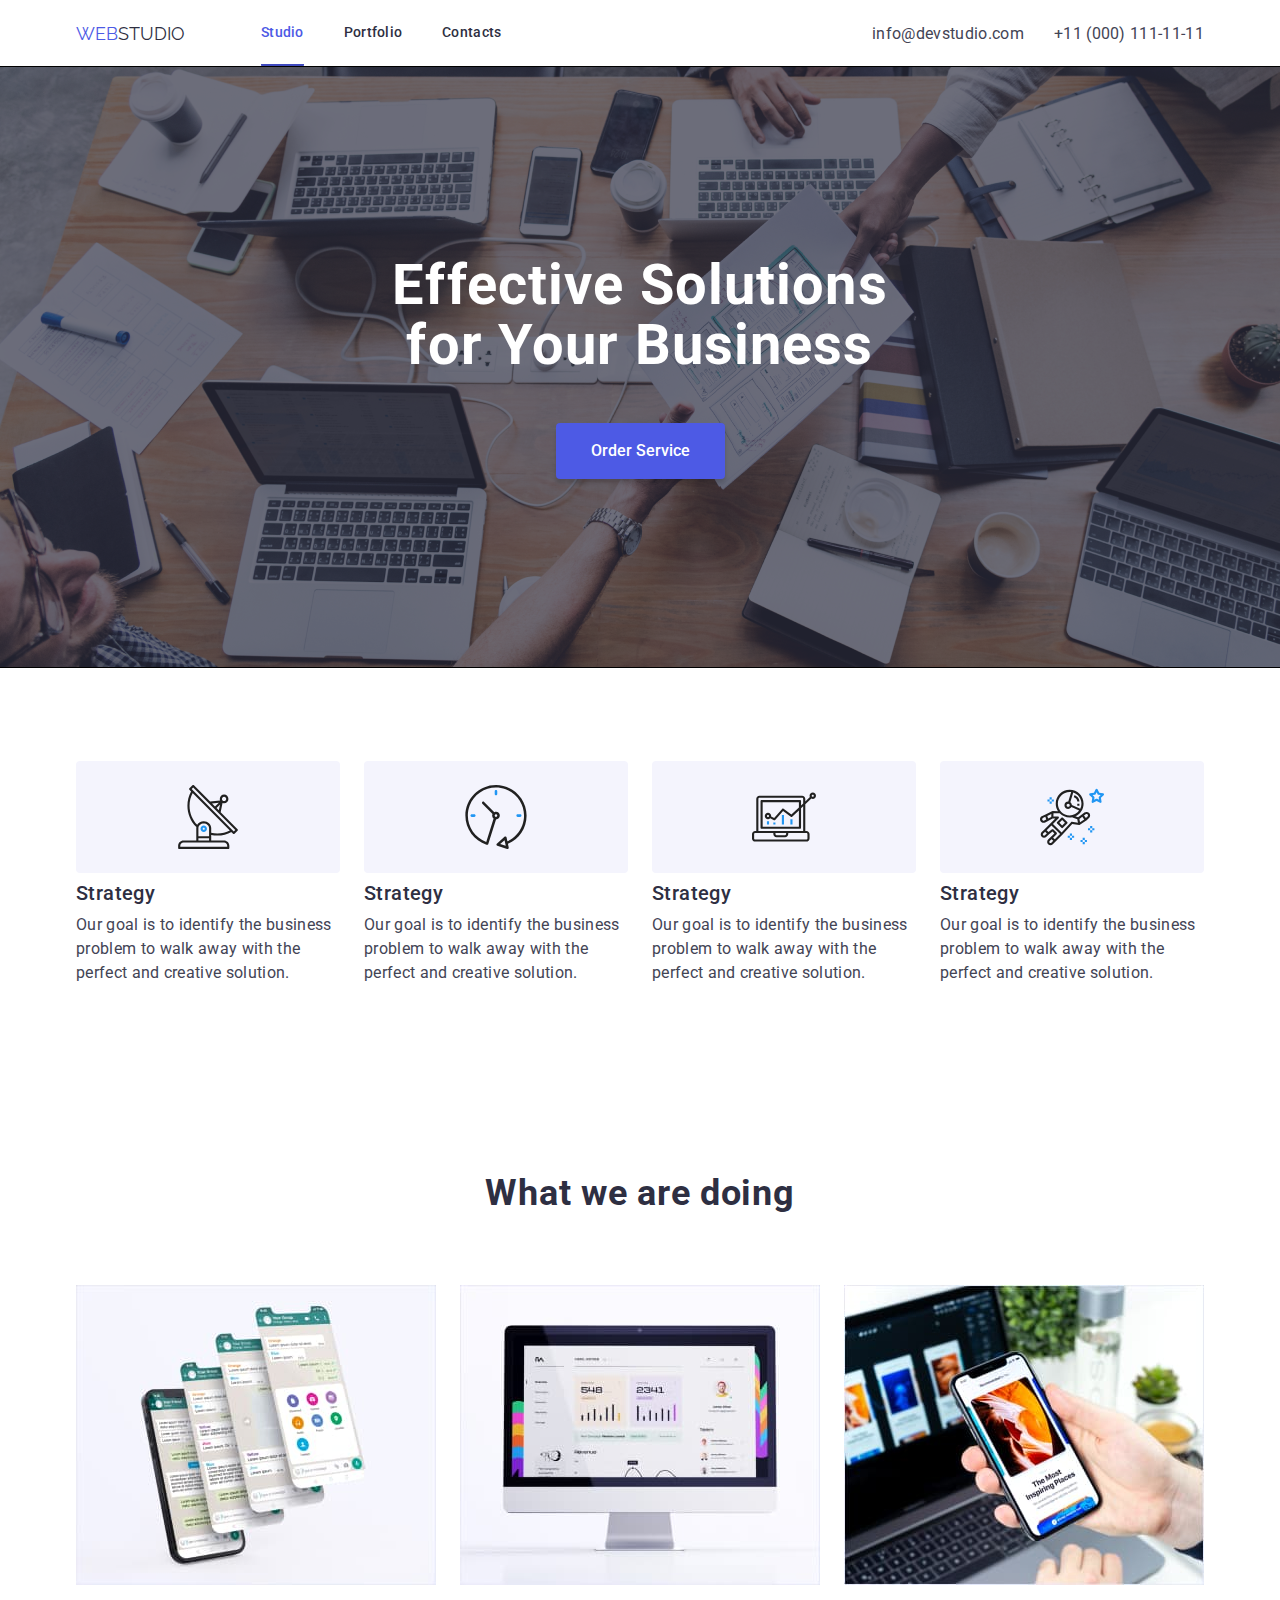
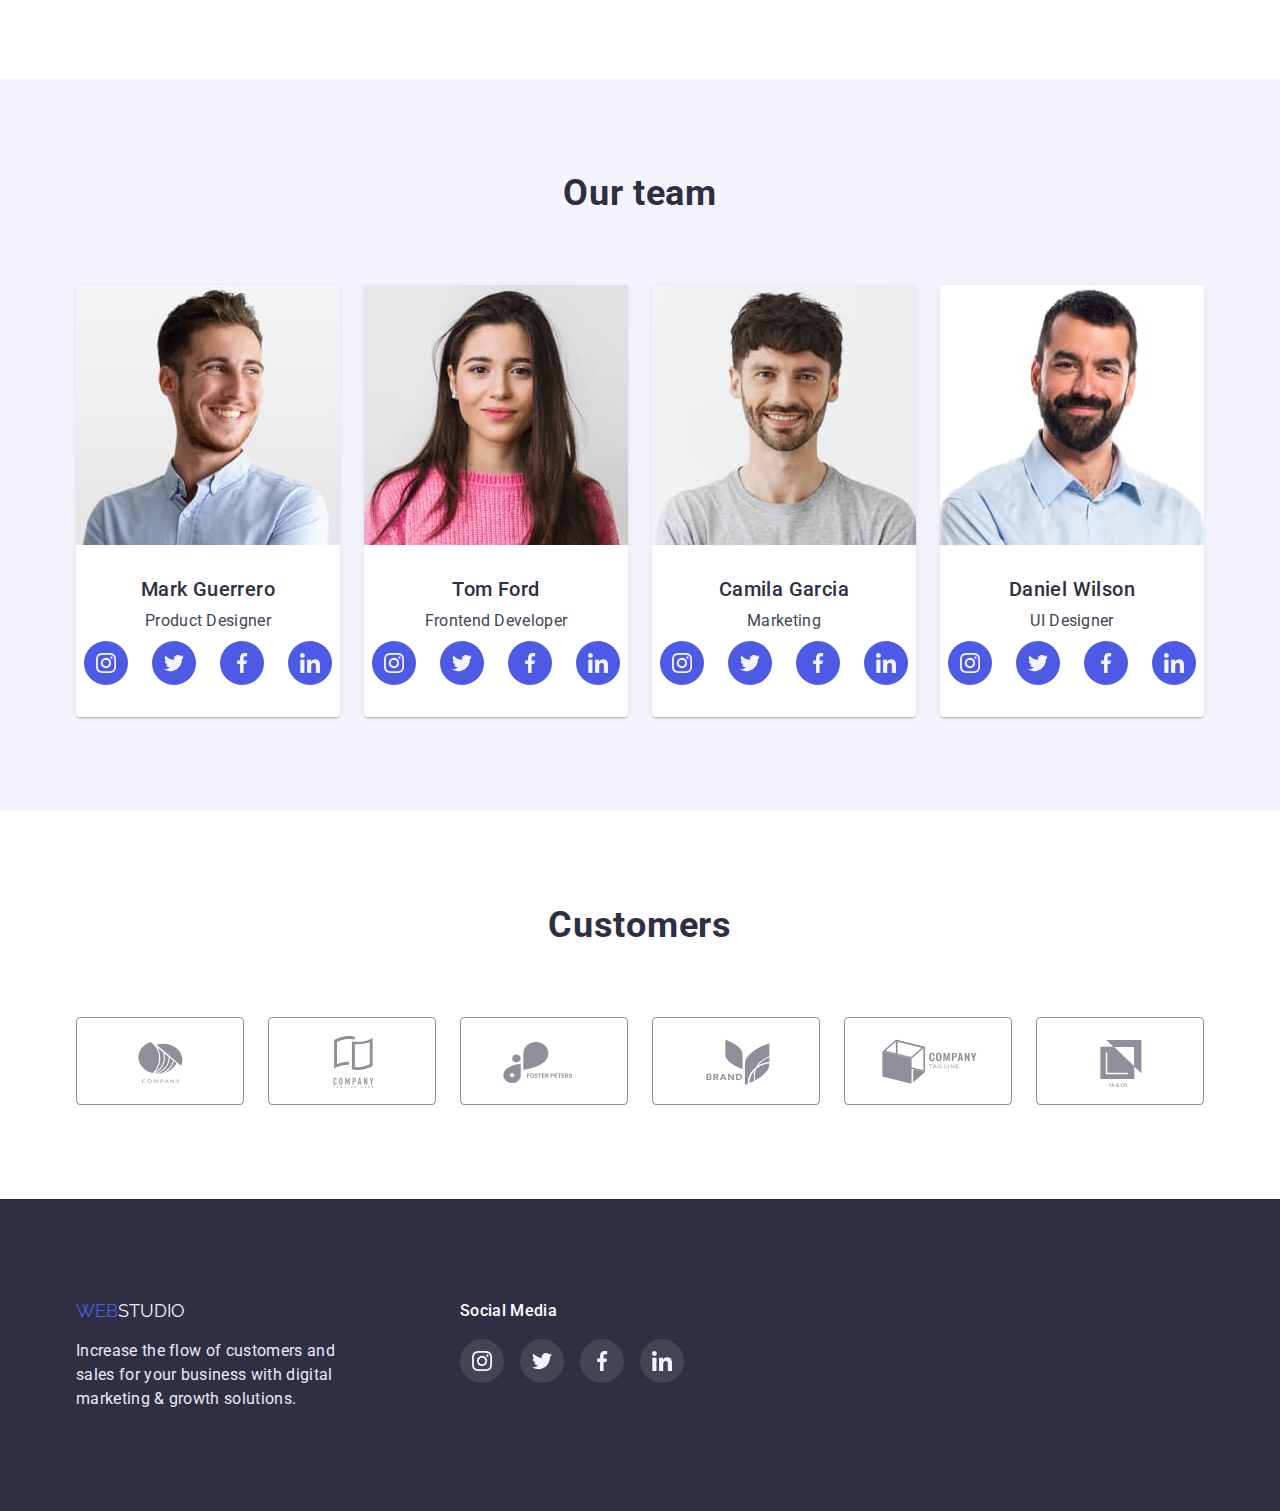
<file: index.html>
<!DOCTYPE html>
<html lang="en">
<head>
  <meta charset="UTF-8">
  <meta http-equiv="X-UA-Compatible" content="IE=edge">
  <meta name="viewport" content="width=device-width, initial-scale=1.0">
  <link rel="stylesheet" href="https://fonts.googleapis.com/css2?family=Raleway:wght@800&family=Roboto:wght@400;500;700&display=swap">
  <link rel="stylesheet" href="https://cdnjs.cloudflare.com/ajax/libs/modern-normalize/1.1.0/modern-normalize.min.css">
  <link rel="stylesheet" href="./styles.css/styles.css">
  <title>WebStudio</title>
</head>
<body>
  <header>
      <div class="container flex-container">
        <a class="link logo" href="./index.html">Web<span class="accent-logo">studio</span></a>
        <nav >
          <ul class="nav-flex">
            <li><a class="link link-header link-current" href="./index.html">Studio</a></li>
            <li><a class="link link-header" href="./portfolio.html">Portfolio</a>
            </li>
            <li><a class="link link-header" href="">Contacts</a></li>
          </ul>
        </nav>
        <ul class="contacts-flex">
          <li><a class="link adress-header" href="mailto:info@devstudio.com">info@devstudio.com</a></li>
          <li><a class="link adress-header" href="tel:+11-000-111-11-11">+11 (000) 111-11-11</a></li>
        </ul>
      </div>
  </header>
  <main>
    <section class="section-hero">
        <h1 class="title-text">Effective Solutions for Your Business</h1>
        <button class="button-hero" type="button"> Order Service</button>
    </section>
    

    <section class="section">
      <div class="container">
        <h2 class="hide">Advantage</h2>
        <ul class="flex-list-advantage">
          <li class="box-adv">
            <div class="element-advantage">
              <svg class="icon-adv">
                <use href="./images/icons.svg#antenna">
                </use>
              </svg>
            </div>
            <h3 class="title-third">Strategy</h3>
            <p class="text-description">Our goal is to identify the business problem to walk away with the perfect and
              creative
              solution.</p>
          </li>

          <li class="box-adv">
            <div class="element-advantage">
              <svg class="icon-adv">
                <use href="./images/icons.svg#clock">
                </use>
              </svg>
            </div>
            <h3 class="title-third">Strategy</h3>
            <p class="text-description">Our goal is to identify the business problem to walk away with the perfect and
              creative
              solution.</p>
          </li>

          <li class="box-adv">
              <div class="element-advantage">
                <svg class="icon-adv">
                  <use href="./images/icons.svg#diagram">
                  </use>
                </svg>
              </div>
              <h3 class="title-third">Strategy</h3>
              <p class="text-description">Our goal is to identify the business problem to walk away with the perfect and
                creative
                solution.</p>
          </li>

          <li class="box-adv">
            <div class="element-advantage">
              <svg class="icon-adv">
                <use href="./images/icons.svg#astronaut">
                </use>
              </svg>
            </div>
            <h3 class="title-third">Strategy</h3>
            <p class="text-description">Our goal is to identify the business problem to walk away with the perfect and
              creative
              solution.</p>
          </li>
        </ul>
      </div>
    </section>

    <section class="section">
      <div class="container">
        <h2 class="second-title">What we are doing</h2>
        <ul class="flex-works">
          <li class="element-foto"><img src="./images/img1.jpg" alt="computer" width="360" height="300"></li>
          <li class="element-foto"><img src="./images/img2.jpg" alt="mobile" width="360" height="300"></li>
          <li class="element-foto"><img src="./images/img3.jpg" alt="mobile2" width="360" height="300"></li>
        </ul>
      </div>
    </section>
    
    <section class="section section-team">
      <div class="container">
        <h2 class="second-title">Our team</h2>
        <ul class="flex-team">
          <li class="flex-card">
            <img class="card-foto" src="./images/team1.jpg" alt="person1">
            <div class="box-card">
              <h3 class="title-third">Mark Guerrero</h3>
              <p class="text-description test-">Product Designer</p>
              <ul class="socials">
                <li><a class="link-icon" href="">
                  <svg class="socials-icon">
                    <use href="./images/icons.svg#instagram">
                    </use>
                  </svg>
                </a></li>
                <li><a class="link-icon" href="">
                  <svg class="socials-icon">
                    <use href="./images/icons.svg#twitter">
                    </use>
                  </svg>
                </a></li>
                <li><a class="link-icon" href="">
                  <svg class="socials-icon">
                    <use href="./images/icons.svg#facebook">
                    </use>
                  </svg>
                </a></li>
                <li><a class="link-icon" href="">
                  <svg class="socials-icon">
                    <use href="./images/icons.svg#linkedin">
                    </use>
                  </svg>
                </a></li>
              </ul>
            </div>
          </li>
          <li class="flex-card">
            <img class="card-foto" src="./images/team2.jpg" alt="person2">
            <div class="box-card">
              <h3 class="title-third">Tom Ford</h3>
              <p class="text-description">Frontend Developer</p>
              <ul class="socials">
                <li><a class="link-icon" href="">
                    <svg class="socials-icon">
                      <use href="./images/icons.svg#instagram">
                      </use>
                    </svg>
                  </a></li>
                <li><a class="link-icon" href="">
                    <svg class="socials-icon">
                      <use href="./images/icons.svg#twitter">
                      </use>
                    </svg>
                  </a></li>
                <li><a class="link-icon" href="">
                    <svg class="socials-icon">
                      <use href="./images/icons.svg#facebook">
                      </use>
                    </svg>
                  </a></li>
                <li><a class="link-icon" href="">
                    <svg class="socials-icon">
                      <use href="./images/icons.svg#linkedin">
                      </use>
                    </svg>
                  </a></li>
              </ul>
            </div>
          </li>
          <li class="flex-card">
            <img class="card-foto" src="./images/team3.jpg" alt="person3">
            <div class="box-card">
              <h3 class="title-third">Camila Garcia</h3>
              <p class="text-description">Marketing</p>
              <ul class="socials">
                <li><a class="link-icon" href="">
                    <svg class="socials-icon">
                      <use href="./images/icons.svg#instagram">
                      </use>
                    </svg>
                  </a></li>
                <li><a class="link-icon" href="">
                    <svg class="socials-icon">
                      <use href="./images/icons.svg#twitter">
                      </use>
                    </svg>
                  </a></li>
                <li><a class="link-icon" href="">
                    <svg class="socials-icon">
                      <use href="./images/icons.svg#facebook">
                      </use>
                    </svg>
                  </a></li>
                <li><a class="link-icon" href="">
                    <svg class="socials-icon">
                      <use href="./images/icons.svg#linkedin">
                      </use>
                    </svg>
                  </a></li>
              </ul>
            </div>
          </li>
          <li class="flex-card">
            <img class="card-foto" src="./images/team4.jpg" alt="person4">
            <div class="box-card">
              <h3 class="title-third">Daniel Wilson</h3>
              <p class="text-description">UI Designer</p>
              <ul class="socials">
                <li><a class="link-icon" href="">
                    <svg class="socials-icon">
                      <use href="./images/icons.svg#instagram">
                      </use>
                    </svg>
                  </a></li>
                <li><a class="link-icon" href="">
                    <svg class="socials-icon">
                      <use href="./images/icons.svg#twitter">
                      </use>
                    </svg>
                  </a></li>
                <li><a class="link-icon" href="">
                    <svg class="socials-icon">
                      <use href="./images/icons.svg#facebook">
                      </use>
                    </svg>
                  </a></li>
                <li><a class="link-icon" href="">
                    <svg class="socials-icon">
                      <use href="./images/icons.svg#linkedin">
                      </use>
                    </svg>
                  </a></li>
              </ul>
            </div>
          </li>
        </ul>
      </div>

    </section>
    <section class="section">
      <div class="container">
        <h2 class="second-title">Customers</h2>
        <ul class="flex-customers">
          <li><a class="customers-bg" href="">
            <svg class="icon-customers">
              <use href="./images/icons.svg#client1"></use> 
            </svg>
          </a></li>
          <li><a class="customers-bg" href="">
            <svg class="icon-customers">
              <use href="./images/icons.svg#client2"></use> 
            </svg>
          </a></li>
          <li><a class="customers-bg" href="">
            <svg class="icon-customers">
              <use href="./images/icons.svg#client3"></use> 
            </svg>
          </a></li>
          <li><a class="customers-bg" href="">
            <svg class="icon-customers">
              <use href="./images/icons.svg#client4"></use> 
            </svg>
          </a></li>
          <li><a class="customers-bg" href="">
            <svg class="icon-customers">
              <use href="./images/icons.svg#client5"></use> 
            </svg>
          </a></li>
          <li><a class="customers-bg" href="">
            <svg class="icon-customers">
              <use href="./images/icons.svg#client6"></use> 
            </svg>
          </a></li>
        </ul>
      </div>
      
    </section>

  </main>

  <footer class="bg-footer">
    <div class="container flex-footer">
        <div class="footer-box1">
          <a class="link logo" href="./index.html">Web<span class="accent-logo-footer">studio</span></a>
          <p class="info-footer">Increase the flow of customers and sales for your business with digital marketing & growth
            solutions.</p>
        </div>
        <div class="footer-box2">
          <p class="media-footer">social media</p>
          <ul class="links-footer">
            <li><a class="link-icon bg-footer-icon" href="">
                <svg class="socials-icon">
                  <use href="./images/icons.svg#instagram">
                  </use>
                </svg>
              </a>
            </li>
            <li><a class="link-icon bg-footer-icon" href="">
                <svg class="socials-icon">
                  <use href="./images/icons.svg#twitter">
                  </use>
                </svg>
              </a>
            </li>
            <li><a class="link-icon bg-footer-icon" href="">
                <svg class="socials-icon">
                  <use href="./images/icons.svg#facebook">
                  </use>
                </svg>
              </a>
            </li>
            <li><a class="link-icon bg-footer-icon" href="">
                <svg class="socials-icon">
                  <use href="./images/icons.svg#linkedin">
                  </use>
                </svg>
              </a>
            </li>
          </ul>
        </div>
    </div>
    
  
  </footer>
</body>
</html>
</file>
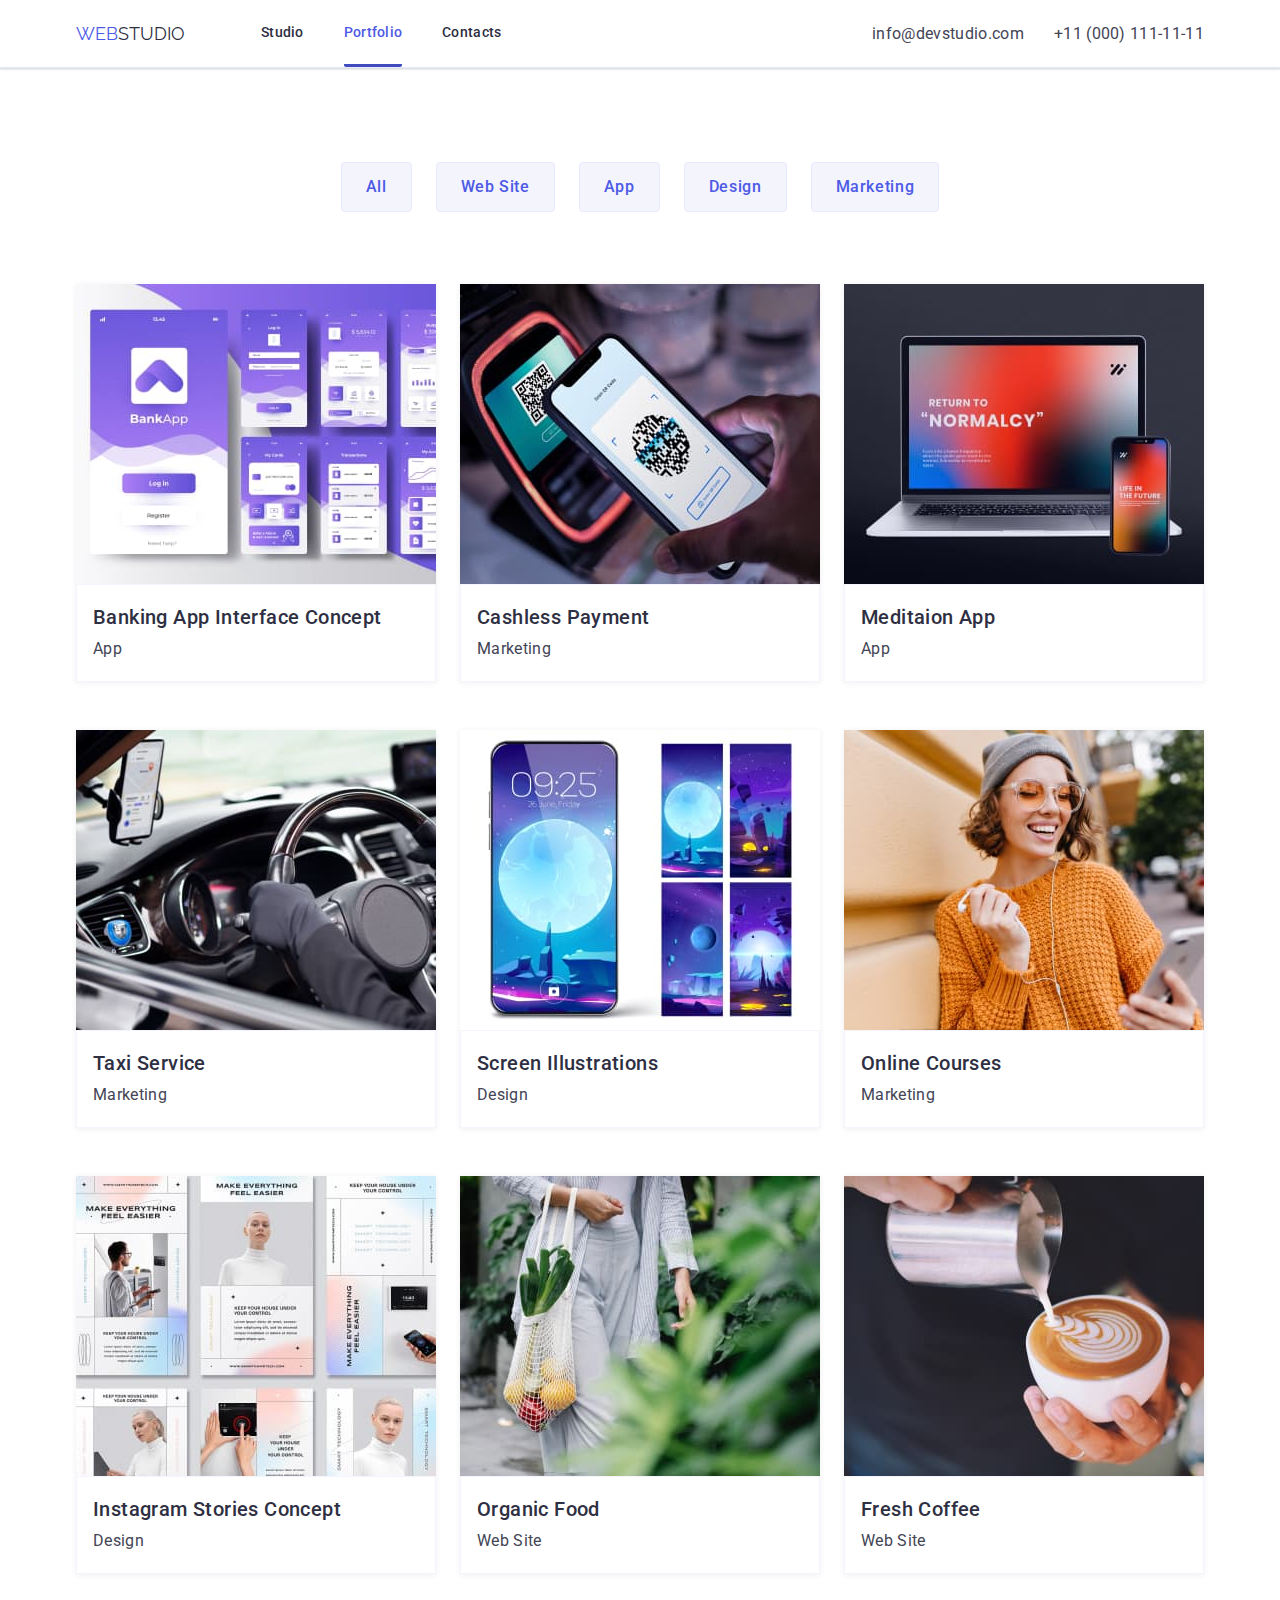
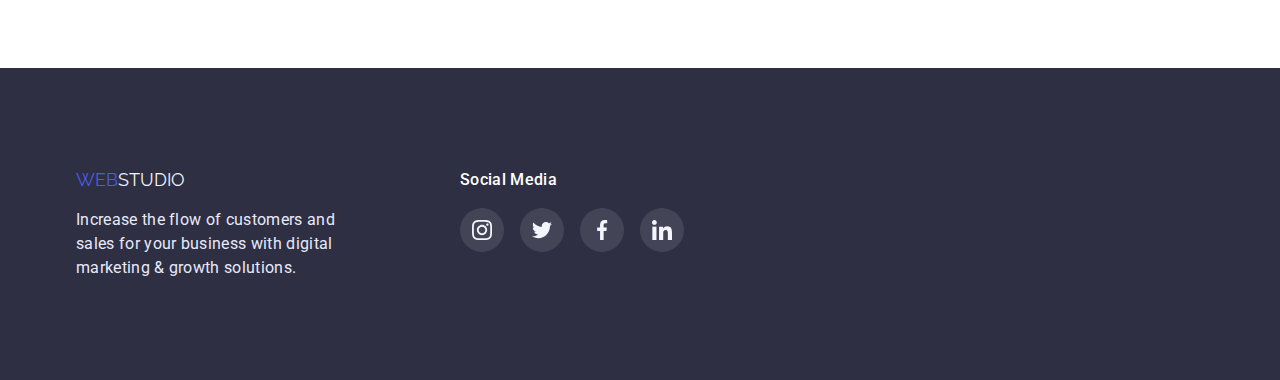
<file: portfolio.html>
<!DOCTYPE html>
<html lang="en">
<head>
    <meta charset="UTF-8">
    <meta http-equiv="X-UA-Compatible" content="IE=edge">
    <meta name="viewport" content="width=device-width, initial-scale=1.0">
    <link rel="stylesheet"
        href="https://fonts.googleapis.com/css2?family=Raleway:wght@800&family=Roboto:wght@400;500;700&display=swap">
    <link rel="stylesheet"
        href="https://cdnjs.cloudflare.com/ajax/libs/modern-normalize/1.1.0/modern-normalize.min.css">
    <link rel="stylesheet" href="./styles.css/styles.css">
        <title>WebStudio</title>
</head>

<body>
    <header>
        <div class="container flex-container">
            <a class="link logo" href="./index.html">Web<span class="accent-logo">studio</span></a>
            <nav>
                <ul class="nav-flex">
                    <li><a class="link link-header" href="./index.html">Studio</a></li>
                    <li><a class="link link-header link-current" href="./portfolio.html" target="_blank"
                            rel="noreferrer nofollow">Portfolio</a>
                    </li>
                    <li><a class="link link-header" href="">Contacts</a></li>
                </ul>
            </nav>
            <ul class="contacts-flex">
                <li><a class="link adress-header" href="mailto:info@devstudio.com">info@devstudio.com</a></li>
                <li><a class="link adress-header" href="tel:+11-000-111-11-11">+11 (000) 111-11-11</a></li>
            </ul>
        </div>
        <div class="line"></div>
    </header>
    <main>
  
        <section class="section">
            <h1 class="hide">Portfolio</h1>
            <ul class="buttons-main">
                <li><button class="btn-main" type="button">All</button></li>
                <li><button class="btn-main" type="button">Web Site</button></li>
                <li><button class="btn-main" type="button">App</button></li>
                <li><button class="btn-main" type="button">Design</button></li>
                <li><button class="btn-main" type="button">Marketing</button></li>
            </ul>
            <div class="container">
                <ul class="flex-examples">
                    <li class="examples-item">
                        <a class="link link-examples" href="">
                            <img src="./images/works1.jpg" alt="banking">
                            <div class="box-description">
                                <h2 class="title-card">Banking App Interface Concept</h2>
                                <p class="text-description">App</p>
                            </div>
                        </a>
                    </li>
                    <li class="examples-item">
                        <a class="link  link-examples" href="">
                            <img src="./images/works2.jpg" alt="cashless">
                            <div class="box-description">
                                <h2 class="title-card">Cashless Payment</h2>
                                <p class="text-description">Marketing</p>
                            </div>
                        </a>
                    </li>
                    <li class="examples-item">
                        <a class="link  link-examples" href="">
                            <img src="./images/works3.jpg" alt="meditation">
                            <div class="box-description">
                                <h2 class="title-card">Meditaion App</h2>
                                <p class="text-description">App</p>
                            </div>
                        </a>
                    </li>
                    <li class="examples-item">
                        <a class="link  link-examples" href="">
                            <img src="./images/works4.jpg" alt="taxi">
                            <div class="box-description">
                                <h2 class="title-card">Taxi Service</h2>
                                <p class="text-description">Marketing</p>
                            </div>
                        </a>
                    </li>
                    <li class="examples-item">
                        <a class="link  link-examples" href="">
                            <img src="./images/works5.jpg" alt="screen-illustration">
                            <div class="box-description">
                                <h2 class="title-card">Screen Illustrations</h2>
                                <p class="text-description">Design</p>
                            </div>
                        </a>
                    </li>
                    <li class="examples-item">
                        <a class="link  link-examples" href="">
                            <img src="./images/works6.jpg" alt="courses">
                            <div class="box-description">
                                <h2 class="title-card">Online Courses</h2>
                                <p class="text-description">Marketing</p>
                            </div>
                        </a>
                    </li>
                    <li class="examples-item">
                        <a class="link  link-examples" href="">
                            <img src="./images/works7.jpg" alt="stories">
                            <div class="box-description">
                                <h2 class="title-card">Instagram Stories Concept</h2>
                                <p class="text-description">Design</p>
                            </div>
                        </a>
                    </li>
                    <li class="examples-item">
                        <a class="link  link-examples" href="">
                            <img src="./images/works8.jpg" alt="organic">
                            <div class="box-description">
                                <h2 class="title-card">Organic Food</h2>
                                <p class="text-description">Web Site</p>
                            </div>
                        </a>
                    </li>
                    <li class="examples-item">
                        <a class="link  link-examples" href="">
                            <img src="./images/works9.jpg" alt="coffe">
                            <div class="box-description">
                                <h2 class="title-card">Fresh Coffee</h2>
                                <p class="text-description">Web Site</p>
                            </div>
                        </a>
                    </li>
                </ul>
                
            </div>
        </section>
            
    </main>
    <footer class="bg-footer">
        <div class="container flex-footer">
            <div class="footer-box1">
                <a class="link logo" href="./index.html">Web<span class="accent-logo-footer">studio</span></a>
                <p class="info-footer">Increase the flow of customers and sales for your business with digital marketing &
                    growth
                    solutions.</p>
            </div>
            <div class="footer-box2">
                <p class="media-footer">social media</p>
                <ul class="links-footer">
                    <li><a class="link-icon bg-footer-icon" href="">
                            <svg class="socials-icon">
                                <use href="./images/icons.svg#instagram">
                                </use>
                            </svg>
                        </a>
                    </li>
                    <li><a class="link-icon bg-footer-icon" href="">
                            <svg class="socials-icon">
                                <use href="./images/icons.svg#twitter">
                                </use>
                            </svg>
                        </a>
                    </li>
                    <li><a class="link-icon bg-footer-icon" href="">
                            <svg class="socials-icon">
                                <use href="./images/icons.svg#facebook">
                                </use>
                            </svg>
                        </a>
                    </li>
                    <li><a class="link-icon bg-footer-icon" href="">
                            <svg class="socials-icon">
                                <use href="./images/icons.svg#linkedin">
                                </use>
                            </svg>
                        </a>
                    </li>
                </ul>
            </div>
        </div>
    </footer>
    
</body>
</html>
</file>
<file: styles.css/styles.css>
:root{
  --Iris:#4D5AE5;
  --Ocean:#404BBF;
  --NAVY-BLUE:#2E2F42;
  --SLATE:#434455;
  --LIGHTSLATE:#8E8F99;
  --CLOUD:#F4F4FD;
  --CORNFLOWER:#E7E9FC;
  --GREEN:#31D0AA;
  --GREY:2E2F42;
  --NAVYBLUEMODAL:#2E2F42;
  --Button:#2196F3;


}
body{
  font-family: Roboto, sans-serif;
}
li{
  list-style: none;
}
ul{
  padding-inline-start: 0;
  margin-bottom: 0px;
  margin-top: 0px;
}
p,h1,h2{
  margin-top: 0px;
  margin-bottom: 0;
}
.link{
  text-decoration: none;
}
img{
  display: block;
}
.container{
  width: 1158px;
  /* outline: 2px solid #a7a658; */
  padding-left: 15px;
  padding-right: 15px;
  margin: 0 auto;
}
.section {
  padding-top: 94px;
  padding-bottom: 94px;
  /* outline:1px solid #c1ad3e; */
}
.flex-container{
  display: flex;
  flex-wrap: wrap;
  align-items: center;

}
.nav-flex{
  display: flex;
  margin-left: 76px;
}
.nav-flex li+li {
  margin-left: 40px;
}
.contacts-flex{
  display: flex;
  margin-left: auto;
}
.contacts-flex li+li{
  margin-left: 30px;
}
.adress-header {
  font-weight: 400;
  font-size: 16px;
  line-height: 24px;
  letter-spacing: 0.02em;
  color: var(--SLATE);
}


.logo{
  text-transform:uppercase;
  color: var(--Iris);
  font-family: Raleway;
  font-size: 18px;
  line-height: 24px;
}
.accent-logo{
  color: var(--NAVY-BLUE);
}
.link-header{
  font-weight: 500;
  font-size: 14px;
  line-height: 16px;
  letter-spacing: 0.02em;

  color: var(--NAVY-BLUE);
  padding-top: 24px;
  padding-bottom: 24px;
  
  /* outline: 1px solid tomato; */
  display: block;


}
.link-header:hover,
.link-header:focus,
.adress-header:hover,
.adress-header:focus{
  color: var(--Ocean);
}
.link-current{
  color: var(--Iris);
  border-bottom: 3px solid var(--Ocean);
  border-radius: 2px;
}
.line {
  border-bottom: 1px solid #E7E9FC;
  box-shadow: 0px 2px 1px rgba(46, 47, 66, 0.08), 0px 1px 1px rgba(46, 47, 66, 0.16), 0px 1px 6px rgba(46, 47, 66, 0.08);
}
/* Hero */
.section-hero {
  padding-top: 188px;
  padding-bottom: 188px;
  background-color: #2F303A;
  text-align: center;
  max-width: 1440px;
  margin-left: auto;
  margin-right: auto;
  outline: 1px solid black;
  background-image: url(../images/SVG/Dark-bg.svg), 
  url(../images/people-office1.jpg);
}


.title-text{
  color:#FFF;
  font-size: 56px;
  line-height: 60px;
  text-align: center;
  letter-spacing: 0.02em;
  margin: 0 auto 48px;
  width: 500px;
}
.button-hero{
  background-color:var(--Iris);
  color:#FFF;
  cursor: pointer;
  width: 169px;
  height: 56px;
  border-radius: 4px;
  box-shadow: 0px 4px 4px rgba(0, 0, 0, 0.15);;
  font-weight: 500;
  font-size: 16px;
  border: none;
  

}
.button-hero:hover{
  background-color: var(--Ocean);

}

/* Section-Advantage */

.hide {
  position: absolute;
  width: 1px;
  height: 1px;
  margin: -1px;
  padding: 0;
  overflow: hidden;
  border: 0;
  clip: rect(0 0 0 0);

}
.flex-list-advantage{
  display: flex;
  flex-wrap: wrap;
}
.box-adv{
  width: calc((100% - 72px)/4);
}
.box-adv:not(:last-child){
  margin-right: 24px;
}

.element-advantage{
  display: flex;
  height: 112px;
  width: 264px;
  background-color: var(--CLOUD);
  border-radius: 4px;
  margin-bottom: 8px;
  justify-content: center;
  align-items: center;

}
.icon-adv{
  width: 64px;
  height: 64px;
  fill: var(--NAVY-BLUE);
}
.box-adv{
  width: 264px;
}
/* 
.antenna::before{
  background-image: url(../images/SVG/antenna.svg);
}
.clock::before{
  background-image: url(../images/SVG/clock.svg);
}
.diagram::before{
  background-image: url(../images/SVG/diagram.svg);
}
.astronaut::before{
  background-image: url(../images/SVG/astronaut.svg);
}  */


.second-title {
  font-weight: 700;
  font-size: 36px;
  line-height: 40px;
  text-align: center;
  letter-spacing: 0.02em;
  color: var(--NAVY-BLUE);
  margin-top: 0px;
  margin-bottom: 72px;

}
.title-third{
  font-weight: 500;
  font-size: 20px;
  line-height: 24px;
  letter-spacing: 0.02em;
  color: var(--NAVY-BLUE);
  margin-top: 0px;
  margin-bottom: 8px;
}

.text-description{
  font-weight: 400;
  font-size: 16px;
  line-height: 24px;
  letter-spacing: 0.02em;
  color: var(--SLATE);
}


/* What we do */
.flex-works{
  display: flex;
  flex-wrap: wrap;

}
.element-foto{
  width: calc((100% - 2*24px)/3);
}
.element-foto:not(:last-child){
  margin-right: 24px;

}



/* Our team  */
.section-team{
  background-color: var(--CLOUD);
}
.flex-team{
  display: flex;
  column-gap: 24px;
}
.flex-card{
  width: 264px;
  /* outline: 1px dashed blue; */
  box-shadow: 0px 1px 6px rgba(46, 47, 66, 0.08), 0px 1px 1px rgba(46, 47, 66, 0.16), 0px 2px 1px rgba(46, 47, 66, 0.08);
  border-radius: 0px 0px 4px 4px;
  background-color: #fff;
}

.socials{
  display: flex;
  flex-wrap: wrap;
  justify-content: center;
  margin-top: 8px;
}

.socials li:not(:last-child){
  margin-right: 24px;
}
.box-card {
  text-align: center;
  padding-top: 32px;
  padding-bottom: 32px;
}

.socials-icon{
  width: 20px;
  height: 20px;
  fill:var(--CLOUD);
}
.link-icon{
  width: 44px;
  height: 44px;
  background-color: var(--Iris);
  border-radius: 50%;
  display: flex;
  justify-content: center;
  align-items: center;
}
.link-icon:hover{
  background-color: var(--Ocean);
}



/* Customers */
.flex-customers{
  display: flex;
  flex-wrap: wrap;
}

.flex-customers li:not(:last-child){
  margin-right: 24px;
}
.customers-bg{
  width: 168px;
  height: 88px;
  background-color: #fff;
  color: var(--LIGHTSLATE);
  border: 1px solid #8E8F99;
  border-radius: 4px;
  display: flex;
  justify-content: center;
  align-items: center;

}
.icon-customers{
  width: 104px;
  height: 56px;
  fill:currentColor;
}
.customers-bg:hover{
  color: var(--Ocean);
  border: 1px solid var(--Ocean);
}

/* Footer */
.bg-footer{
  background-color: var(--NAVY-BLUE);
  padding-top: 100px;
  padding-bottom: 100px;
}
.accent-logo-footer{
  color:var(--CLOUD)
}
.info-footer{
  font-weight: 400;
  font-size: 16px;
  line-height: 24px;
  letter-spacing: 0.02em;
  color: var(--CORNFLOWER);
  margin-bottom: 0;
  /* margin-top: 16px; */
}
.media-footer{
  font-weight: 500;
  font-size: 16px;
  line-height: 24px;
  letter-spacing: 0.02em;
  color: #FFF;
  margin-bottom: 16px;
  text-transform: capitalize;
}
.flex-footer{
  display: flex;
  flex-wrap: wrap;
}
.footer-box1{
  width:264px;
}

.footer-box1 a {
  display: inline-block;
  margin-bottom: 16px;
}
.footer-box2{
  margin-left: 120px;
}
/* .footer-box3{
  margin-left: 80px;
} */
.links-footer{
  display: flex;
  flex-wrap:wrap;
}
.links-footer li:not(:last-child){
  margin-right: 16px;
}
.bg-footer-icon{
  background-color: rgba(255, 255, 255, 0.1);
}
.bg-footer-icon:hover{
  background-color: var(--GREEN);
}


/* Potfolio */

.buttons-main{
  display: flex;
  flex-wrap: wrap;
  /* outline: 1px dashed blue; */
  justify-content: center;
  margin-bottom: 72px;
}
.buttons-main li:not(:last-child){
  margin-right: 24px;   
}

.btn-main{
  background-color: var(--CLOUD);
  color: var(--Iris);
  border: 1px solid var(--CORNFLOWER);
  border-radius: 4px;
  padding: 12px 24px;

  font-weight: 500;
  font-size: 16px;
  line-height: 24px;
  letter-spacing: 0.04em;
}
.btn-main:hover{
  background-color: var(--Iris);
  color: white;
  box-shadow: 0px 3px 1px rgba(0, 0, 0, 0.1), 0px 2px 1px rgba(0, 0, 0, 0.08), 0px 2px 2px rgba(0, 0, 0, 0.12);
  cursor: pointer;
  border: var(--CLOUD);
}
/* Examples */
.flex-examples{
  display: flex;
  flex-wrap: wrap;
}
.box-description{
  padding-left: 16px;
  padding-top: 20px;
  padding-bottom: 20px;
  border: 0.5px solid #F4F4FD;
}
.title-card{
  font-weight: 500;
  font-size: 20px;
  line-height: 24px;
  letter-spacing: 0.02em;
  color: var(--NAVY-BLUE);
  margin-bottom: 8px;
}

.examples-item:not(:nth-child(3n)){
  margin-right: 24px;
}
.examples-item{
  margin-bottom: 48px;
  background: #FFF;
  width: calc((100% - 2 * 24px)/3);
}
.link-examples {
  box-shadow: 0px 1px 6px rgba(46, 47, 66, 0.08);
  display: block;
}

.link-examples:hover {
  box-shadow: 0px 1px 6px rgba(46, 47, 66, 0.08), 0px 1px 1px rgba(46, 47, 66, 0.16), 0px 2px 1px rgba(46, 47, 66, 0.08);
}
.examples-item:nth-last-child(-n+3){
  margin-bottom: 0px;
}
</file>
